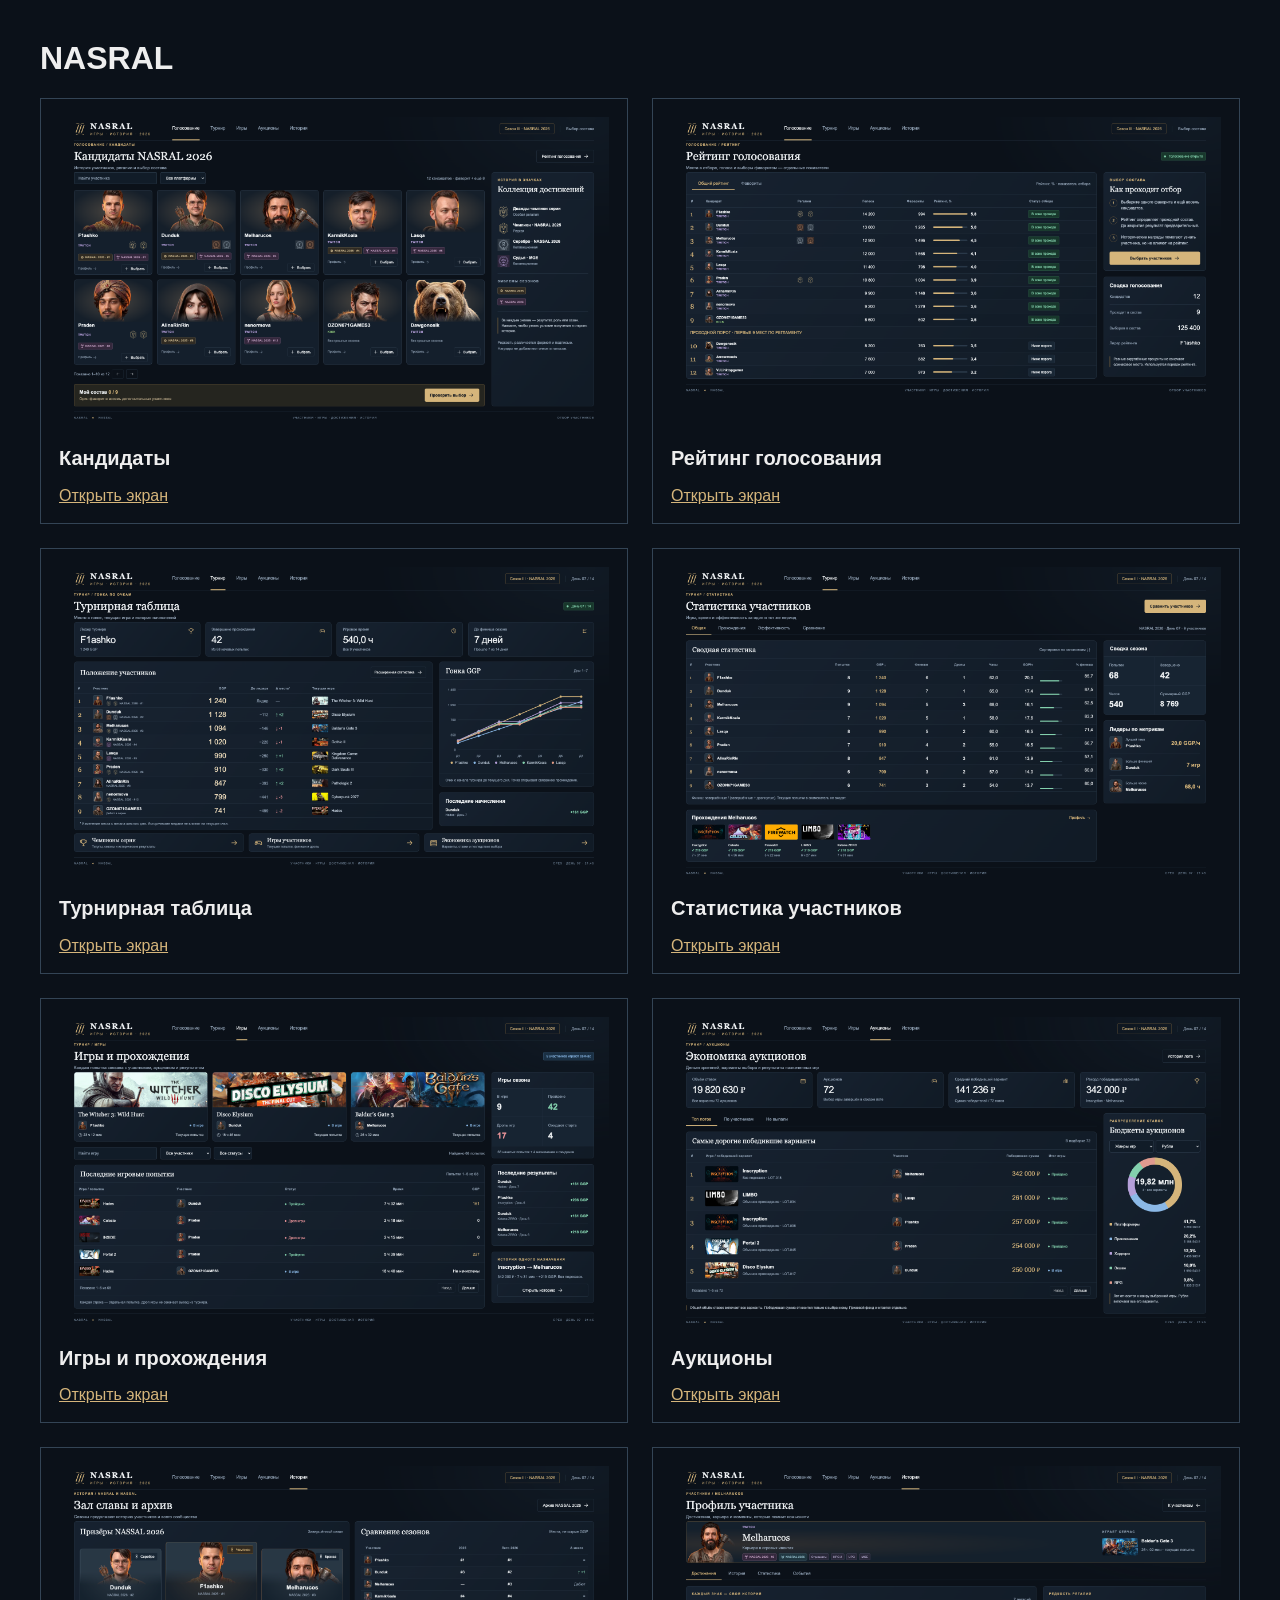
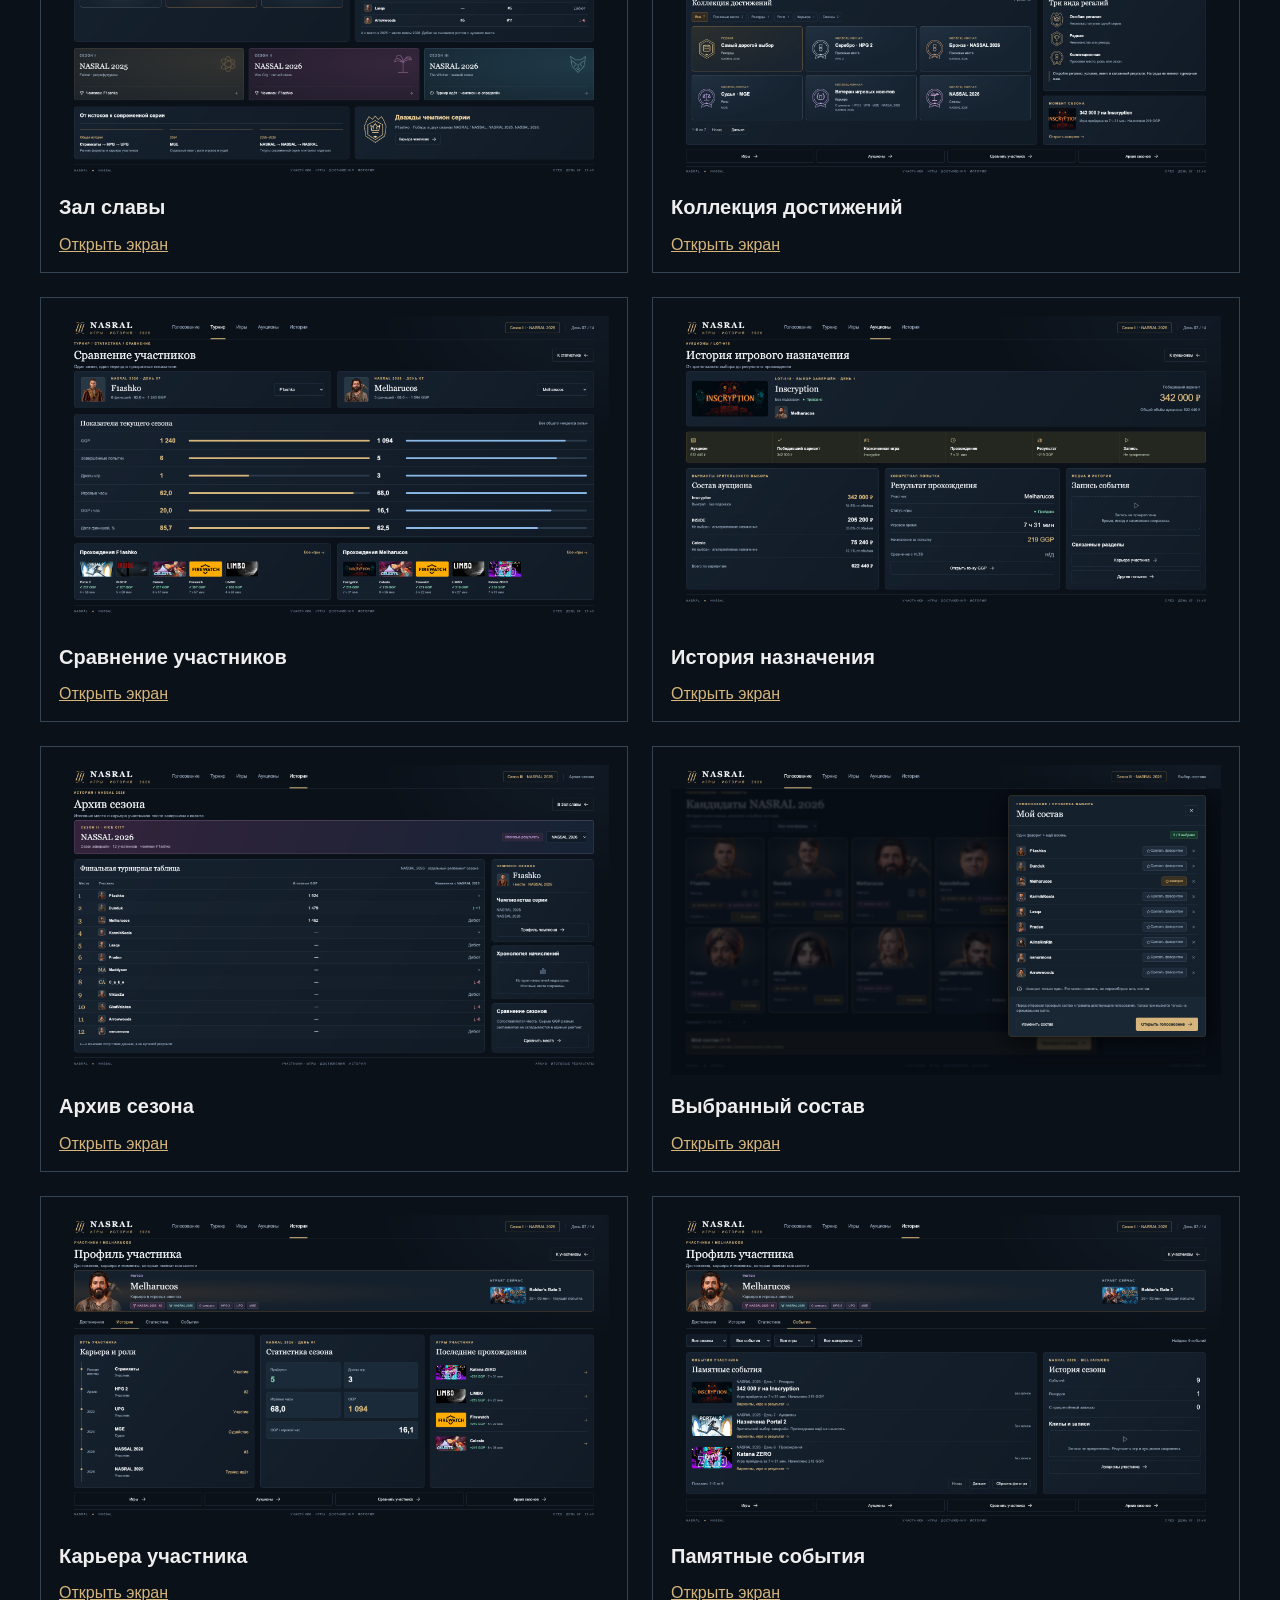
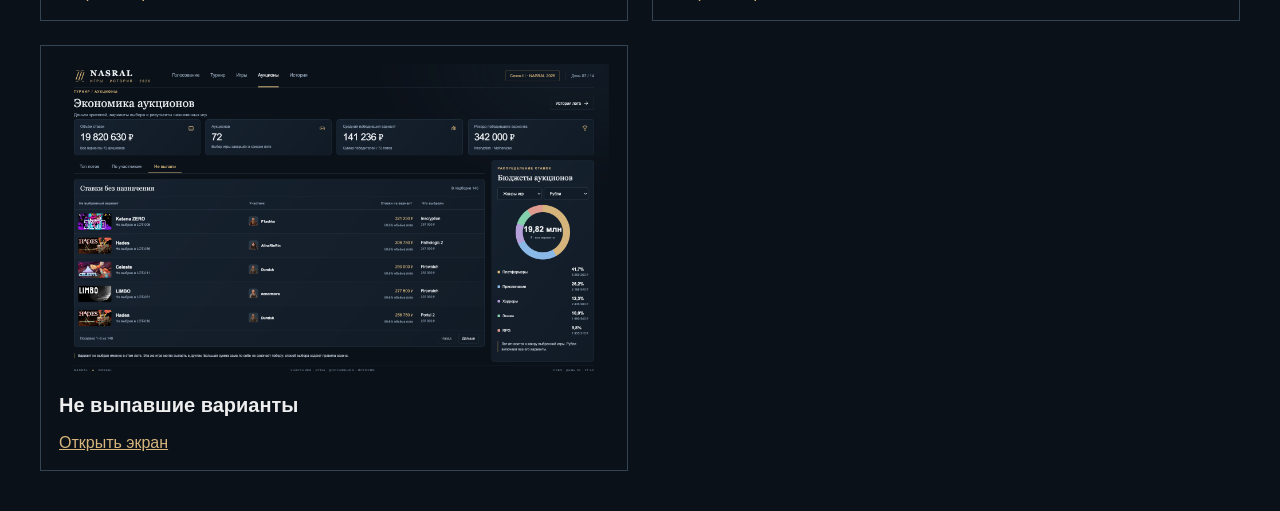
<file: workbench/index.html>
<!doctype html><html lang="ru"><meta charset="utf-8"><meta name="viewport" content="width=device-width,initial-scale=1"><title>NASRAL — экраны</title><style>body{background:#0b1119;color:#eee;font:16px Arial;margin:40px}main{display:grid;grid-template-columns:1fr 1fr;gap:24px}article{border:1px solid #345;padding:18px}img{width:100%}a{color:#d5b57b}h2{font-size:20px}</style><h1>NASRAL</h1><main><article><a href="../renders/01_candidates.png"><img src="../renders/01_candidates.png" alt="Кандидаты"></a><h2>Кандидаты</h2><a href="src/index.html?page=candidates">Открыть экран</a></article><article><a href="../renders/02_voting.png"><img src="../renders/02_voting.png" alt="Рейтинг голосования"></a><h2>Рейтинг голосования</h2><a href="src/index.html?page=voting">Открыть экран</a></article><article><a href="../renders/03_standings.png"><img src="../renders/03_standings.png" alt="Турнирная таблица"></a><h2>Турнирная таблица</h2><a href="src/index.html?page=standings">Открыть экран</a></article><article><a href="../renders/04_statistics.png"><img src="../renders/04_statistics.png" alt="Статистика участников"></a><h2>Статистика участников</h2><a href="src/index.html?page=statistics">Открыть экран</a></article><article><a href="../renders/05_games.png"><img src="../renders/05_games.png" alt="Игры и прохождения"></a><h2>Игры и прохождения</h2><a href="src/index.html?page=games">Открыть экран</a></article><article><a href="../renders/06_auctions.png"><img src="../renders/06_auctions.png" alt="Аукционы"></a><h2>Аукционы</h2><a href="src/index.html?page=auctions">Открыть экран</a></article><article><a href="../renders/07_hall_of_fame.png"><img src="../renders/07_hall_of_fame.png" alt="Зал славы"></a><h2>Зал славы</h2><a href="src/index.html?page=hall">Открыть экран</a></article><article><a href="../renders/08_participant_profile.png"><img src="../renders/08_participant_profile.png" alt="Коллекция достижений"></a><h2>Коллекция достижений</h2><a href="src/index.html?page=profile&player=mel&tab=awards">Открыть экран</a></article><article><a href="../renders/09_comparison.png"><img src="../renders/09_comparison.png" alt="Сравнение участников"></a><h2>Сравнение участников</h2><a href="src/index.html?page=comparison">Открыть экран</a></article><article><a href="../renders/10_auction_to_result.png"><img src="../renders/10_auction_to_result.png" alt="История назначения"></a><h2>История назначения</h2><a href="src/index.html?page=lot">Открыть экран</a></article><article><a href="../renders/11_season_archive.png"><img src="../renders/11_season_archive.png" alt="Архив сезона"></a><h2>Архив сезона</h2><a href="src/index.html?page=season">Открыть экран</a></article><article><a href="../renders/12_vote_selection.png"><img src="../renders/12_vote_selection.png" alt="Выбранный состав"></a><h2>Выбранный состав</h2><a href="src/index.html?page=selection&example=full">Открыть экран</a></article><article><a href="../renders/13_participant_career.png"><img src="../renders/13_participant_career.png" alt="Карьера участника"></a><h2>Карьера участника</h2><a href="src/index.html?page=profile&player=mel&tab=history">Открыть экран</a></article><article><a href="../renders/14_memorable_events.png"><img src="../renders/14_memorable_events.png" alt="Памятные события"></a><h2>Памятные события</h2><a href="src/index.html?page=profile&player=mel&tab=events">Открыть экран</a></article><article><a href="../renders/15_unselected_options.png"><img src="../renders/15_unselected_options.png" alt="Не выпавшие варианты"></a><h2>Не выпавшие варианты</h2><a href="src/index.html?page=auctions&auctionTab=unselected">Открыть экран</a></article></main></html>
</file>
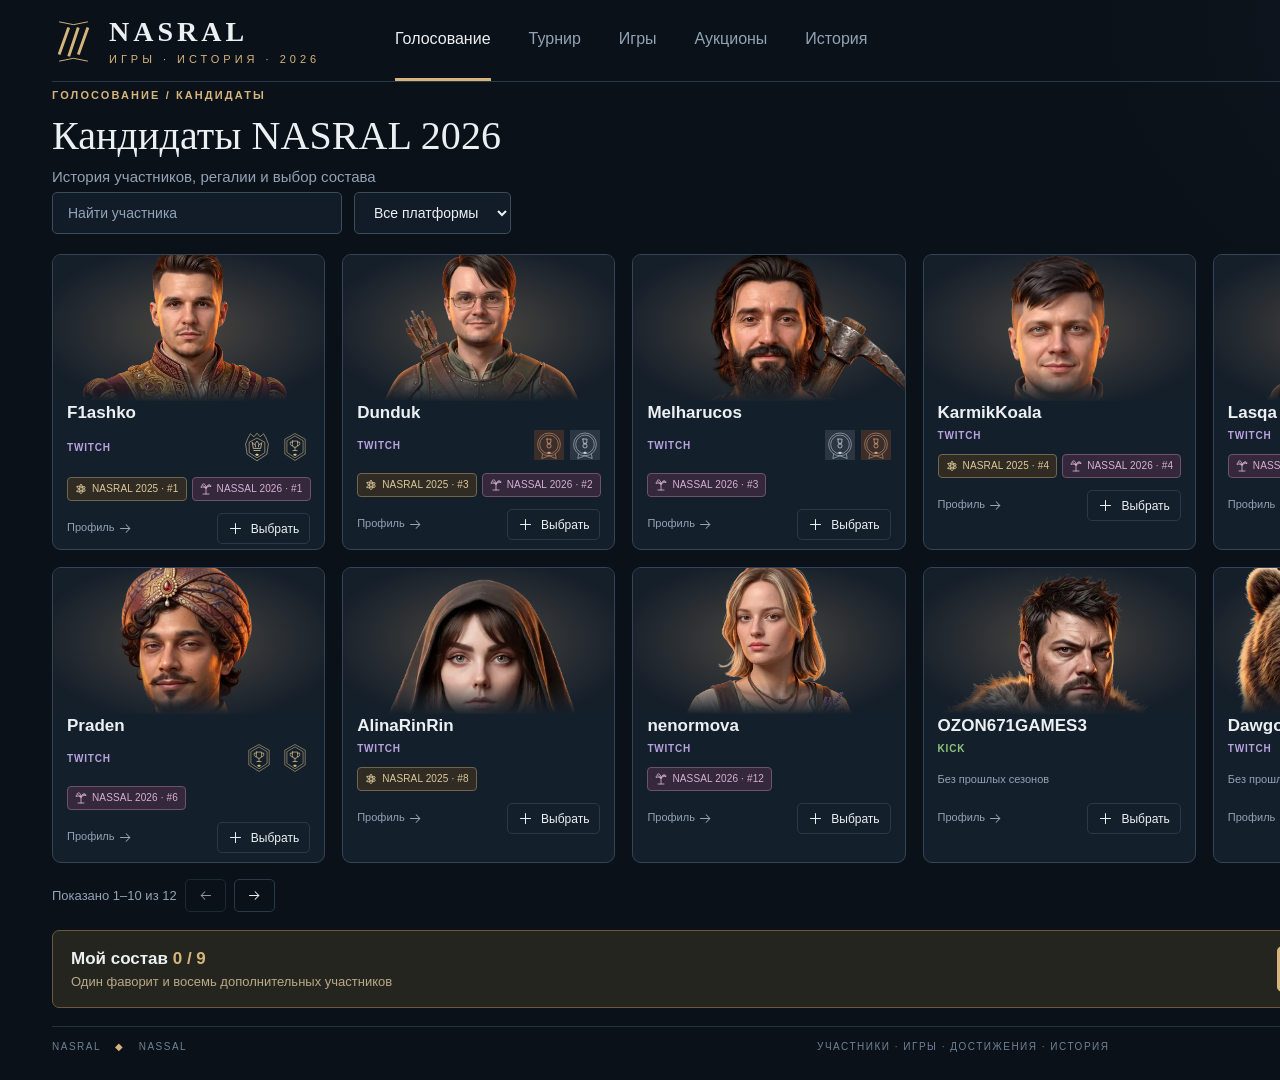
<file: workbench/src/index.html>
<!doctype html>
<html lang="ru">
<head>
  <meta charset="utf-8">
  <meta name="viewport" content="width=device-width, initial-scale=1">
  <title>NASRAL — история, статистика и достижения</title>
  <link rel="stylesheet" href="ui.css">
</head>
<body>
  <div id="app"></div>
  <script src="data.js"></script>
  <script src="app.js"></script>
</body>
</html>
</file>
<file: workbench/src/ui.css>
:root{--bg:#0b1119;--panel:#121c28;--raised:#192634;--line:#2a3949;--text:#edf0f2;--muted:#92a3b6;--gold:#d5b57b;--gold-bg:#332b20;--green:#83d0ad;--red:#ee969b;--orange:#edc07a;--blue:#8bb9e7;--violet:#b5a0d9}
*{box-sizing:border-box}body{margin:0;background:var(--bg);color:var(--text);font:17px Arial,sans-serif}button,input,select{font:inherit}button,a,select{ -webkit-tap-highlight-color:transparent}button,a{color:inherit}button{cursor:pointer}button:disabled{cursor:default;opacity:.6}a{text-decoration:none}button:focus-visible,a:focus-visible,input:focus-visible,select:focus-visible{outline:3px solid var(--gold);outline-offset:4px}button{border:0}button,a,input,select{transition:background .12s,border-color .12s}button:hover:not(:disabled),a:hover{filter:brightness(1.15)}.app{position:relative;width:1920px;min-height:1080px;padding:0 52px 24px;background:radial-gradient(1000px 600px at 95% 0,#23354744,transparent 75%),var(--bg)}
.topbar{height:90px;display:flex;align-items:center;gap:48px;border-bottom:1px solid var(--line)}.brand{display:flex;align-items:center;gap:14px;min-width:295px}.brand-mark{width:43px;height:48px;color:var(--gold)}.brand-title{font:700 28px Georgia,serif;letter-spacing:4px}.brand-sub{font-size:11px;color:var(--gold);letter-spacing:4px;margin-top:5px}.nav{height:100%;display:flex;align-items:center;gap:38px}.nav a{display:flex;align-items:center;height:100%;border-bottom:3px solid transparent;color:var(--muted);font-size:16px}.nav a.active{color:var(--text);border-color:var(--gold)}.top-end{margin-left:auto;display:flex;align-items:center;gap:20px;color:var(--muted);font-size:14px}.top-season{padding:10px 15px;border:1px solid #655338;color:var(--gold);border-radius:5px}.top-separator{height:22px;width:1px;background:var(--line)}
.page-head{height:120px;display:flex;justify-content:space-between;align-items:center}.eyebrow{font-size:11px;text-transform:uppercase;letter-spacing:2.1px;font-weight:700;color:var(--gold);margin-bottom:11px}h1{font:400 40px Georgia,serif;letter-spacing:.1px;margin:0}h2{font:400 27px Georgia,serif;margin:0}h3{font-size:18px;font-weight:600;margin:0}.subtitle{color:var(--muted);font-size:15px;margin-top:9px}.head-tools{display:flex;gap:14px;align-items:center}.small{font-size:13px}.tiny{font-size:11px}.muted{color:var(--muted)}.gold{color:var(--gold)}.positive{color:var(--green)}.negative{color:var(--red)}.mono,.number{font-variant-numeric:tabular-nums}.number{white-space:nowrap}.big-number{font:500 38px Arial,sans-serif;font-variant-numeric:tabular-nums;letter-spacing:-1px}.row{display:flex;align-items:center;gap:12px}.spread{display:flex;justify-content:space-between;align-items:center;gap:16px}.stack{display:flex;flex-direction:column;gap:20px}.grid{display:grid;gap:20px}.columns{display:grid;grid-template-columns:minmax(0,1fr) 358px;gap:24px}.columns.wide-side{grid-template-columns:minmax(0,1fr) 540px}.panel{background:linear-gradient(130deg,#172230,#111b26);border:1px solid var(--line);border-radius:10px;overflow:hidden}.panel-inner{padding:24px}.panel-heading{display:flex;align-items:center;justify-content:space-between;gap:18px;padding:22px 24px;border-bottom:1px solid var(--line)}.panel-heading h2{font-size:24px}.panel-heading h3{font-size:18px}.panel-heading .small{font-size:13px}.section-label{font-size:11px;text-transform:uppercase;letter-spacing:1.8px;color:var(--muted);font-weight:bold}.section-rule{height:1px;background:var(--line);margin:21px 0}
.btn{display:inline-flex;align-items:center;justify-content:center;gap:8px;padding:12px 17px;border-radius:5px;border:1px solid #45566a;background:#1a2736;color:var(--text);font-size:14px;min-height:43px;white-space:nowrap}.btn.primary{background:var(--gold);border-color:var(--gold);color:#161b22;font-weight:bold}.btn.quiet{border-color:var(--line);background:transparent}.btn.small{padding:8px 12px;font-size:12px;min-height:33px}.btn.full{width:100%}.btn.selected{background:#413720;border-color:var(--gold);color:#f1d49b}.tabs{display:flex;gap:4px;border-bottom:1px solid var(--line);margin-bottom:20px}.tabs a,.tabs button{background:transparent;color:var(--muted);padding:14px 20px 15px;border-bottom:2px solid transparent;font-size:15px}.tabs .active{color:var(--gold);border-bottom-color:var(--gold)}.toolbar{display:flex;align-items:center;gap:12px;margin-bottom:20px}.input,.select{border:1px solid #3b4c5f;border-radius:5px;background:#111c28;color:var(--text);padding:11px 15px;font-size:14px;min-height:42px}.input{width:290px}.input::placeholder{color:var(--muted)}.toolbar-end{margin-left:auto;color:var(--muted);font-size:13px}.pill{display:inline-flex;align-items:center;gap:6px;padding:6px 10px;border:1px solid var(--line);border-radius:4px;font-size:12px;white-space:nowrap;background:#192735}.pill.green{background:#18382c;color:var(--green);border-color:#315f4c}.pill.red{background:#3c242a;color:var(--red);border-color:#624047}.pill.orange{background:#3c3224;color:var(--orange);border-color:#695333}.pill.blue{background:#1a3044;color:var(--blue);border-color:#385773}.pill.gold{background:var(--gold-bg);border-color:#6d5734}.pill.violet{background:#30263c;color:var(--violet);border-color:#514460}.live-dot{height:7px;width:7px;border-radius:50%;background:var(--green);display:inline-block;margin-right:4px}.icon{width:20px;height:20px;display:inline-block;flex-shrink:0;vertical-align:middle}.icon.lg{width:27px;height:27px}.icon.sm{width:15px;height:15px}.badge{display:inline-flex;align-items:center;justify-content:center;width:27px;height:27px;border-radius:6px;border:1px solid #5c4e35;color:var(--gold);background:#332b20;flex-shrink:0}.badge.green{color:var(--green);background:#18372a;border-color:#355e4a}.badge.red{color:var(--red);background:#3a252d;border-color:#674149}.badge.orange{color:var(--orange);background:#3a3023;border-color:#685335}.badge.silver{color:#c7d6e3;background:#2c3641;border-color:#59697a}.badge.bronze{color:#e3ac84;background:#3b2d29;border-color:#725344}.badge.violet{color:var(--violet);background:#2d263b;border-color:#55466b}.badge .icon{width:17px;height:17px}.season-chip{font-size:10px;letter-spacing:.15px;border:1px solid #71654e;background:#302b23;color:#dec99c;padding:5px 7px;border-radius:4px;white-space:nowrap;display:inline-flex;gap:5px;align-items:center}.season-chip.neon{color:#d5b1d4;background:#35283d;border-color:#6e516f}.season-chip.legacy{color:#bbb1d5;background:#292839;border-color:#514d68}.season-chip .icon{width:12px;height:12px}.platform{font-size:10px;letter-spacing:.8px;color:#b9a3df;text-transform:uppercase;font-weight:bold}.platform.kick{color:#8dc47a}.avatar{height:44px;width:44px;border-radius:7px;object-fit:cover;object-position:50% 17%;background:#283744;border:1px solid #394958}.player{display:flex;align-items:center;gap:11px;min-width:0}.player strong{font-size:15px;display:block;white-space:nowrap}.player .meta{display:flex;align-items:center;gap:7px;margin-top:5px;font-size:11px;color:var(--muted)}.player .monogram{display:grid;place-items:center;color:var(--gold);font-size:20px}.name-btn{background:none;color:var(--text);padding:0;text-align:left}.badges{display:flex;align-items:center;gap:6px}.award-tooltip{cursor:pointer}
.candidate-grid{display:grid;grid-template-columns:repeat(5,minmax(0,1fr));gap:17px}.candidate{height:328px;border:1px solid #354557;border-radius:9px;background:#141f2c;overflow:hidden;position:relative}.candidate.selected{border-color:var(--gold)}.candidate-picture{display:block;height:178px;background:radial-gradient(ellipse at center,#4b4640,#151f2a 80%);position:relative;overflow:hidden}.candidate-picture img{width:100%;height:100%;object-fit:cover;object-position:50% 13%;mask-image:linear-gradient(#000 78%,transparent)}.candidate-picture .badges{position:absolute;left:12px;top:12px}.candidate-info{padding:2px 14px 14px}.candidate-name{font-size:17px;font-weight:600;white-space:nowrap;display:block;text-overflow:ellipsis;overflow:hidden;margin-bottom:7px}.candidate-name.long{font-size:14px}.candidate-seasons{height:37px;display:flex;align-items:center;gap:5px;margin:6px 0}.candidate-bottom{display:flex;justify-content:space-between;align-items:center}.candidate-bottom .btn{padding:7px 10px;min-height:31px;font-size:12px}.legend-item{display:flex;align-items:flex-start;gap:12px;margin:16px 0}.legend-item .copy strong{font-size:13px;display:block;margin:1px 0 5px}.legend-item .copy p{font-size:12px;line-height:1.45;color:var(--muted);margin:0}.legend-note{border-left:2px solid #75613e;padding:0 0 0 12px;font-size:12px;color:#b9c4cf;line-height:1.55}.selection-strip{margin-top:18px;padding:15px 18px;border:1px solid #6a583b;border-radius:7px;background:#25251f;display:flex;justify-content:space-between;align-items:center}.selection-strip p{margin:5px 0 0;color:#baa988;font-size:13px}.pager{display:flex;gap:8px;align-items:center;color:var(--muted);font-size:13px;margin:16px 0 0}
table{width:100%;border-collapse:collapse;table-layout:auto}th{font-size:11px;color:var(--muted);font-weight:600;letter-spacing:.4px;text-align:left;padding:15px 17px;border-bottom:1px solid var(--line);white-space:nowrap}td{font-size:14px;padding:12px 17px;border-bottom:1px solid #263443;vertical-align:middle}tr:last-child td{border-bottom:0}tbody tr:nth-child(2n){background:#ffffff02}th.right,td.right{text-align:right}td.center,th.center{text-align:center}.table-button{background:none;color:inherit;padding:0;text-align:inherit}.table-button:hover{color:var(--gold)}.rank-cell{font:23px Georgia,serif;color:var(--gold);width:52px}.rating-table td{padding-top:10px;padding-bottom:10px;height:52px}.rating-table .avatar{width:34px;height:34px}.rating-table .player strong{font-size:13px}.rating-table .player .meta{margin-top:2px}.rating-table .badge{height:23px;width:23px}.rating-bar{height:5px;background:#2a3949;border-radius:3px;width:120px}.rating-bar i{height:100%;background:var(--gold);display:block;border-radius:3px}.cutline td{border-top:2px solid var(--gold)}.cut-label{font-size:11px;color:var(--gold);border-top:1px solid #77603a;background:#30291e}.cut-label td{padding:7px 17px}.stat-list{margin:0}.stat-list>div{display:flex;align-items:center;justify-content:space-between;border-bottom:1px solid var(--line);padding:17px 0;gap:12px}.stat-list>div:last-child{border:0}.stat-list dt{font-size:13px;color:var(--muted)}.stat-list dd{font-size:22px;font-variant-numeric:tabular-nums;margin:0}.rule-line{display:flex;gap:13px;font-size:14px;color:#b6c2cf;line-height:1.5;margin:19px 0}.rule-number{height:27px;width:27px;border:1px solid #6f5b3c;border-radius:50%;color:var(--gold);flex-shrink:0;display:grid;place-items:center;font-size:13px}
.kpis{display:grid;grid-template-columns:repeat(4,minmax(0,1fr));gap:18px;margin-bottom:22px}.kpi{padding:20px 24px;min-height:123px}.kpi-label{color:var(--muted);font-size:13px;margin-bottom:10px}.kpi-sub{font-size:12px;color:var(--muted);margin-top:9px}.kpi .icon{color:var(--gold)}.standings-table td{height:67px}.standings-table .player .meta{gap:5px}.standings-table .number.score{font-size:25px;color:#ecdbbb}.standings-table .current-game{font-size:13px;color:#bcc8d5;display:flex;align-items:center;gap:11px;max-width:230px}.game-mini{width:56px;height:29px;object-fit:cover;border-radius:3px}.chart-wrap{padding:20px 18px 12px}.chart{width:100%;height:340px;display:block;overflow:visible}.chart text{font:11px Arial,sans-serif;fill:var(--muted)}.chart-legend{display:flex;flex-wrap:wrap;gap:12px 19px;padding:0 20px 20px;color:#aebcca;font-size:12px}.chart-legend span{display:inline-flex;align-items:center;gap:7px}.chart-legend i{height:8px;width:8px;display:inline-block;border-radius:50%}.chart-note{font-size:12px;color:var(--muted);line-height:1.5;padding:15px 20px;border-top:1px solid var(--line)}.event-row{display:flex;align-items:center;justify-content:space-between;gap:15px;padding:15px 0;border-bottom:1px solid var(--line);font-size:13px}.event-row:last-child{border:0}.event-row small{display:block;color:var(--muted);margin-top:4px}.shortcuts{display:grid;grid-template-columns:repeat(3,1fr);gap:18px;margin-top:21px}.shortcut{padding:19px 22px;display:flex;align-items:center;gap:16px}.shortcut .icon{height:28px;width:28px;color:var(--gold)}.shortcut strong{font:21px Georgia,serif}.shortcut small{display:block;font-size:12px;color:var(--muted);margin-top:5px}
.statistics-table td{height:65px;font-size:15px;padding:11px 13px}.statistics-table th{padding-left:13px;padding-right:13px}.statistics-table .avatar{height:38px;width:38px}.statistics-table .player strong{font-size:13px}.finish-bar{width:78px;height:4px;border-radius:3px;background:#2b3a49;margin-top:7px}.finish-bar i{display:block;height:4px;background:var(--green);border-radius:3px}.aside-kpis{display:grid;grid-template-columns:repeat(2,1fr);gap:1px;background:var(--line)}.aside-kpis>div{background:#172432;padding:21px}.aside-kpis strong{display:block;font-size:30px;margin-top:10px}.metric-leader{display:flex;gap:12px;align-items:center;padding:15px 0;border-bottom:1px solid var(--line)}.metric-leader:last-child{border:0}.metric-leader .leader-score{margin-left:auto;color:var(--gold);font-size:19px}.mini-library{display:flex;gap:11px}.mini-game{width:116px;flex-shrink:0;display:block}.mini-game img{width:116px;height:55px;object-fit:cover;border-radius:5px;border:1px solid var(--line)}.mini-game .title{font-size:11px;white-space:nowrap;overflow:hidden;text-overflow:ellipsis;margin-top:7px}.mini-game .result{font-size:11px;margin-top:5px;color:var(--green)}
.active-games{display:grid;grid-template-columns:repeat(3,1fr);gap:16px;margin-bottom:20px}.active-game{overflow:hidden}.active-cover{width:100%;height:137px;object-fit:cover;display:block}.active-game .game-info{padding:16px}.active-game h3{font:21px Georgia,serif;white-space:nowrap;overflow:hidden;text-overflow:ellipsis;margin-bottom:15px}.active-game .avatar{height:31px;width:31px}.active-game .player strong{font-size:12px}.active-game .elapsed{font-size:12px;color:#b7c3cf;margin-top:15px;display:flex;justify-content:space-between}.games-table td{height:58px}.games-table .game-title{display:flex;align-items:center;gap:12px;font-size:13px}.game-title img{width:72px;height:34px;object-fit:cover;border-radius:4px}.games-table .player strong{font-size:12px}.games-table .avatar{height:30px;width:30px}.game-status{display:inline-flex;align-items:center;gap:7px;font-size:12px;color:var(--muted)}.game-status.finished{color:var(--green)}.game-status.playing{color:var(--blue)}.game-status.dropped{color:var(--red)}.game-status.waiting{color:var(--orange)}.outcome-dot{height:6px;width:6px;border-radius:50%;background:currentColor}.auction-table td{height:92px}.auction-table .bid{font-size:22px;color:var(--gold)}.auction-table .player strong{font-size:12px}.auction-table .avatar{width:33px;height:33px}.auction-table .game-title{display:flex;align-items:center;gap:15px}.auction-table .game-title img{height:56px;width:116px;object-fit:cover;border-radius:5px}.auction-table .game-title b{font-size:16px}.auction-table .game-title small{display:block;margin-top:8px;font-size:12px;color:var(--muted)}.donut{width:230px;height:230px;border-radius:50%;margin:28px auto;display:grid;place-items:center}.donut-hole{width:160px;height:160px;border-radius:50%;background:#14202c;display:flex;align-items:center;justify-content:center;flex-direction:column}.donut-hole b{font-size:28px;font-variant-numeric:tabular-nums}.donut-hole small{color:var(--muted);margin-top:6px;font-size:11px}.donut-item{display:flex;align-items:center;justify-content:space-between;padding:11px 0;font-size:13px;gap:9px}.donut-item .dot{width:9px;height:9px;border-radius:2px;display:inline-block;margin-right:8px}.donut-item strong{font-size:15px}.donut-item small{font-size:11px;color:var(--muted);display:block;margin-top:5px;text-align:right}
.hall-podium{display:grid;grid-template-columns:1fr 1.12fr 1fr;gap:16px;align-items:end}.champion-card{position:relative;height:244px;border:1px solid #495c6a;border-radius:9px;overflow:hidden;display:flex;align-items:center;flex-direction:column;background:radial-gradient(ellipse at 50% 30%,#46515a88,#15222e 85%)}.champion-card.first{height:268px;border-color:#8b7046;background:radial-gradient(ellipse at 50% 25%,#80644466,#18212b 85%)}.champion-card.bronze{border-color:#745b4a}.champion-card img{width:100%;height:157px;object-fit:cover;object-position:center 12%;mask-image:linear-gradient(#000 65%,transparent)}.champion-card.first img{height:178px}.champion-card b{font-size:20px;margin-top:-2px;z-index:1}.champion-card small{font-size:11px;color:var(--muted);margin-top:8px}.champion-card .pill{position:absolute;top:12px;right:12px}.seasons{display:grid;grid-template-columns:repeat(3,1fr);gap:17px}.season-card{height:198px;border:1px solid #5d513b;border-radius:8px;padding:22px;background:radial-gradient(ellipse at 92% 25%,#8c744b30,transparent),#1d242b;position:relative;overflow:hidden}.season-card.neon{border-color:#654e6f;background:radial-gradient(ellipse at 90% 30%,#bf5c9b22,transparent),#211e2d}.season-card.winter{border-color:#426071;background:radial-gradient(ellipse at 90% 30%,#4b94b32e,transparent),#162631}.season-card .season-emblem{position:absolute;right:20px;top:20px;width:70px;height:70px;color:#937a4c;opacity:.45}.season-card.neon .season-emblem{color:#c391c0}.season-card.winter .season-emblem{color:#8bb9c4}.season-card h3{font:27px Georgia,serif;margin-top:19px}.season-card .season-bottom{position:absolute;left:22px;right:22px;bottom:18px;border-top:1px solid #ffffff18;padding-top:13px;font-size:13px;display:flex;align-items:center;gap:7px}.season-card p{font-size:12px;color:var(--muted);margin-top:9px}.history-table td{height:39px;padding-top:8px;padding-bottom:8px;font-size:13px}.history-table .player strong{font-size:12px}.history-table .avatar{height:28px;width:28px}.history-table .rank-cell{font-size:18px}.timeline-horizontal{display:flex;gap:24px;margin-top:17px;padding-top:20px;border-top:1px solid var(--line)}.timeline-horizontal>div{flex:1;border-top:2px solid #6d5c40;padding-top:14px}.timeline-horizontal strong{font-size:13px;display:block;margin-top:8px}.timeline-horizontal small{font-size:11px;color:var(--muted);line-height:1.5;display:block;margin-top:6px}
.profile-hero{height:249px;display:flex;align-items:center;background:radial-gradient(ellipse at 12% 55%,#75533744,transparent 50%),#14202c;border:1px solid #6b5739;border-radius:10px;overflow:hidden;margin-bottom:22px}.hero-portrait{height:249px;width:255px;object-fit:cover;object-position:50% 14%;mask-image:linear-gradient(90deg,#000 70%,transparent)}.profile-identity{padding:25px 30px}.profile-identity h2{font:40px Georgia,serif;margin:10px 0}.profile-identity p{font-size:14px;color:var(--muted);margin:10px 0 17px}.profile-regalia{display:flex;gap:11px;margin:14px 0}.profile-summary{margin-left:auto;display:flex;flex-direction:column;gap:22px;padding:25px 40px;min-width:310px;border-left:1px solid var(--line)}.profile-summary>div{font-size:13px}.profile-summary strong{display:block;color:var(--gold);font-size:18px;margin-bottom:6px}.profile-summary small{color:var(--muted)}.profile-columns{display:grid;grid-template-columns:1.1fr 1fr 1fr;gap:20px}.career-row{display:grid;grid-template-columns:83px minmax(0,1fr) 102px;gap:14px;align-items:center;position:relative;padding:19px 0 19px 19px;border-left:1px solid #7c6643;margin-left:5px}.career-row:before{content:'';height:7px;width:7px;position:absolute;left:-4px;top:26px;border-radius:50%;background:var(--gold)}.career-row .date{color:var(--muted);font-size:12px}.career-row strong{font-size:15px}.career-row small{display:block;color:var(--muted);font-size:12px;margin-top:6px}.career-row .place{color:var(--gold);font-size:14px;text-align:right}.profile-kpis{display:grid;grid-template-columns:repeat(2,1fr);gap:12px}.profile-kpi{background:#1b2a39;border:1px solid var(--line);border-radius:6px;padding:17px}.profile-kpi span{font-size:12px;color:var(--muted)}.profile-kpi strong{display:block;font-size:29px;margin-top:10px}.profile-kpi.wide{grid-column:span 2}.medal-row{display:flex;gap:12px;align-items:center;margin:22px 0}.medal-row .badge{height:40px;width:40px}.medal-row strong{font-size:14px}.medal-row small{display:block;margin-top:7px;color:var(--muted);font-size:12px}.profile-links{display:flex;gap:10px;margin-top:20px}.profile-links .btn{flex:1;font-size:13px}
.comparison-heroes{display:grid;grid-template-columns:1fr 1fr;gap:22px;margin-bottom:22px}.comparison-person{display:flex;align-items:center;gap:20px;padding:19px 23px}.comparison-person .avatar{height:86px;width:86px}.comparison-person h2{font:29px Georgia,serif}.comparison-person p{font-size:13px;color:var(--muted);margin:9px 0}.compare-row{display:grid;grid-template-columns:250px 1fr 1fr;gap:25px;padding:17px 24px;border-bottom:1px solid var(--line);align-items:center}.compare-row .label{color:var(--muted);font-size:14px}.compare-value{display:flex;gap:18px;align-items:center}.compare-value strong{font-size:22px;min-width:83px;font-variant-numeric:tabular-nums}.compare-bar{height:6px;flex:1;background:#2c3b4b;border-radius:3px}.compare-bar i{height:100%;display:block;border-radius:3px;background:var(--gold)}.compare-bar.blue i{background:var(--blue)}
.lot-hero{display:flex;align-items:center;gap:25px;padding:23px}.lot-hero img.cover{width:300px;height:141px;object-fit:cover;border-radius:7px}.lot-hero h2{font:30px Georgia,serif;margin:12px 0}.lot-hero .hero-end{margin-left:auto;text-align:right}.lot-chain{display:grid;grid-template-columns:repeat(6,1fr);gap:0;margin:23px 0;border:1px solid #6b593d;border-radius:8px;background:#24271f;overflow:hidden}.chain-node{padding:20px 17px;position:relative;border-right:1px solid #67583b66}.chain-node:last-child{border:0}.chain-node strong{display:block;font-size:14px;margin-top:11px}.chain-node small{display:block;font-size:12px;color:#adbaaa;margin-top:7px}.chain-node .icon{color:var(--gold)}.option-row{display:flex;justify-content:space-between;align-items:center;gap:20px;border-bottom:1px solid var(--line);padding:18px 0}.option-row:last-child{border:0}.option-row .game-title{font-size:14px}.option-row b{font-size:20px;font-variant-numeric:tabular-nums}.option-row small{font-size:12px;color:var(--muted);display:block;margin-top:8px}.empty-state{padding:24px;border:1px dashed #405265;border-radius:7px;text-align:center;color:var(--muted);font-size:13px;line-height:1.6}.empty-state .icon{display:block;margin:0 auto 10px;color:#647b92}.archive-intro{display:flex;align-items:center;justify-content:space-between;gap:25px;padding:22px 26px;border:1px solid #745d82;background:linear-gradient(110deg,#34243c,#162335);border-radius:9px;margin-bottom:22px}.archive-intro h2{font-size:29px}.archive-intro p{font-size:13px;color:#b7aac3;margin:9px 0 0}.archive-table td{height:47px;padding-top:8px;padding-bottom:8px}.archive-table .player strong{font-size:13px}.archive-table .avatar{height:30px;width:30px}
.overlay{position:absolute;inset:90px 0 0;z-index:10;background:#060b13ba;backdrop-filter:blur(3px);display:flex;justify-content:flex-end;padding:24px 52px 28px}.drawer{width:690px;border:1px solid #75603e;background:#14202c;border-radius:10px;box-shadow:0 20px 90px #000b;overflow:hidden;align-self:flex-start}.drawer .panel-heading{padding:23px 27px}.drawer .drawer-body{padding:22px 27px}.drawer h2{font:31px Georgia,serif}.selection-person{display:flex;gap:13px;align-items:center;padding:10px 0;border-bottom:1px solid var(--line);min-height:53px}.selection-person .avatar{width:33px;height:33px}.selection-person strong{font-size:14px}.selection-person .actions{margin-left:auto;display:flex;gap:9px;align-items:center}.favorite-btn{border:1px solid #495568;border-radius:5px;color:#94a4b5;background:#1c2a39;padding:7px 11px;font-size:12px}.favorite-btn.active{background:#3b3120;color:var(--gold);border-color:#7a633e}.remove-btn{color:var(--muted);background:transparent;padding:8px}.drawer-foot{padding:22px 27px;border-top:1px solid var(--line);background:#192734}.drawer-foot p{font-size:12px;color:var(--muted);line-height:1.5;margin:0 0 15px}.modal{position:absolute;left:50%;top:250px;transform:translateX(-50%);width:530px;background:#192634;padding:30px;border:1px solid #836b43;border-radius:10px;box-shadow:0 0 0 2000px #080d16bd;z-index:20}.modal h2{margin:12px 0 20px}.modal p{font-size:15px;line-height:1.65;color:#bec9d4}.modal .btn{margin-top:15px}.footer{display:flex;justify-content:space-between;align-items:center;color:#6f8296;font-size:10px;letter-spacing:1.5px;text-transform:uppercase;margin-top:22px;padding-top:16px;border-top:1px solid #253341}.footer .dot{color:var(--gold);margin:0 10px}.clamp-name{white-space:nowrap;overflow:hidden;text-overflow:ellipsis}.compact-table td{height:51px}.full-width{width:100%}.hidden{display:none!important}
@media(max-width:1300px){body{overflow:auto}.app{transform-origin:top left}.btn:hover{filter:none}}
/* Presentation density: a complete interface, not a cropped long webpage. */
.topbar{height:82px}.page-head{height:110px}.panel-inner{padding:20px}.panel-heading{padding:17px 21px}.kpis{margin-bottom:18px}.kpi{min-height:112px;padding:17px 21px}.big-number{font-size:34px}.kpi-sub{margin-top:7px}.candidate{height:296px}.candidate-picture{height:146px}.candidate-info{padding-top:2px}.legend-item{margin:13px 0}.legend-item .copy p{line-height:1.4}.legend-panel .section-rule{margin:17px 0}.rating-table td{height:45px;padding:7px 14px}.rating-table .avatar{height:28px;width:28px}.rating-table .player strong{font-size:12px}.rating-table .player .meta{font-size:10px}.rating-table .badge{height:21px;width:21px}.standings-table td{height:57px;padding:8px 13px}.standings-table .avatar{height:36px;width:36px}.standings-table .badge{height:20px;width:20px}.standings-table .meta{font-size:10px;margin-top:4px}.standings-table .player strong{font-size:14px}.standings-table .score{font-size:23px}.standings-table th{padding:13px}.shortcuts{margin-top:17px}.shortcut{padding:14px 18px}.shortcut strong{font-size:19px}.shortcut small{font-size:11px}.chart-wrap{padding-top:13px}.event-row{padding:12px 0}.chart-note{padding-top:12px;padding-bottom:12px}.statistics-table td{height:58px;padding:9px 12px}.statistics-table .avatar{height:33px;width:33px}.aside-kpis>div{padding:18px}.metric-leader{padding:13px 0}.active-cover{height:122px}.active-game .game-info{padding:14px}.active-game h3{font-size:20px;margin-bottom:12px}.active-game .elapsed{margin-top:11px}.auction-table td{height:84px;padding:11px 14px}.donut{height:210px;width:210px;margin:22px auto}.donut-hole{height:150px;width:150px}.donut-item{padding:9px 0}.champion-card{height:225px}.champion-card.first{height:249px}.champion-card img{height:145px}.champion-card.first img{height:165px}.season-card{height:182px;padding:19px}.season-card h3{font-size:26px;margin-top:16px}.season-card .season-bottom{left:19px;right:19px;bottom:16px}.profile-hero{height:210px;margin-bottom:16px}.hero-portrait{height:210px;width:225px}.profile-identity{padding:20px 26px}.profile-identity h2{font-size:36px}.profile-summary{gap:17px;padding:20px 35px}.profile-summary strong{font-size:16px}.tabs a,.tabs button{padding-top:12px;padding-bottom:13px}.career-row{padding-top:15px;padding-bottom:15px}.career-row:before{top:22px}.profile-kpi{padding:14px}.profile-kpi strong{font-size:27px}.profile-links{margin-top:16px}.lot-chain{margin:20px 0}.chain-node{padding:17px 15px}.lot-hero{padding:20px}.lot-hero img.cover{height:124px;width:265px}.option-row{padding:15px 0}.stat-list>div{padding:14px 0}.archive-intro{padding:18px 23px;margin-bottom:18px}.archive-table td{height:43px;padding:6px 14px}.archive-table .avatar{height:27px;width:27px}.overlay{inset-top:82px}.drawer .drawer-body{padding-top:18px;padding-bottom:18px}.selection-person{min-height:49px;padding:8px 0}.drawer-foot{padding:19px 27px}.footer{margin-top:18px;padding-top:14px}
.portrait-monogram{display:flex;align-items:center;justify-content:center;height:100%;width:100%;background:radial-gradient(ellipse at 50% 30%,#39485766,transparent 80%),#15222f;color:#cdb487;font:46px Georgia,serif;letter-spacing:4px}.avatar.portrait-monogram{font:17px Georgia,serif;letter-spacing:0;flex-shrink:0}.hero-portrait.portrait-monogram{font-size:70px;letter-spacing:4px;flex-shrink:0}.candidate-picture .portrait-monogram{font-size:56px}
.page-statistics .statistics-table td{height:51px;padding:6px 12px}.page-hall .history-table td{height:35px;padding:5px 10px}.page-hall .champion-card{height:205px}.page-hall .champion-card.first{height:229px}.page-hall .champion-card img{height:125px}.page-hall .champion-card.first img{height:145px}.page-lot .stat-list>div{padding:12px 0}.page-lot .empty-state{padding:18px}.page-season aside.stack{gap:14px}.page-season aside .panel-inner{padding:17px}.page-season aside .section-rule{margin:14px 0}.page-season .empty-state{padding:16px;font-size:12px}.overlay{top:82px}
.profile-now{margin-left:auto;padding:25px 34px;min-width:430px;max-width:530px}.profile-current-cover{width:125px;height:60px;object-fit:cover;border-radius:5px}.profile-now b{font-size:15px}.profile-game{display:flex;align-items:center;gap:14px;padding:16px 0;border-bottom:1px solid var(--line)}.profile-game:last-child{border:0}.profile-game .game-mini{width:105px;height:50px}.profile-game b{font-size:14px}.profile-game p{font-size:11px;color:var(--muted);margin:8px 0 0}.profile-game>.icon{margin-left:auto;color:var(--gold)}
/* One award, from a compact badge to a collectible in the profile. */
.award-art{width:82px;height:82px;color:var(--gold);flex-shrink:0;filter:drop-shadow(0 3px 8px #0005)}
.award-art.signature{color:#efd39c}.award-art.rare{color:#d8be86}.award-art.silver{color:#c7d6e3}.award-art.bronze{color:#d9a47d}.award-art.violet{color:#bba5df}.award-art.nassal-2026{color:#d6a8dc}
.achievement-badge{background:none;border:0;border-radius:0;width:30px;height:30px;padding:0}.achievement-badge .award-art{width:30px;height:30px;filter:none}.achievement-badge.signature{width:34px;height:34px}
.standings-table .achievement-badge,.rating-table .achievement-badge{width:24px;height:24px}.standings-table .achievement-badge .award-art,.rating-table .achievement-badge .award-art{width:24px;height:24px}
.season-chip.nassal-2026{color:#d5b1d4;background:#35283d;border-color:#6e516f}.collection-legend .achievement-badge{width:42px;height:42px}.collection-legend .award-art{width:42px;height:42px}.collection-legend .legend-item{gap:12px;margin:15px 0}.collection-legend .copy strong{font-size:14px}.collection-legend .copy p{margin-top:5px}
.signature-showcase .achievement-badge{width:100px;height:116px}.signature-showcase .award-art{width:100px;height:116px}.signature-showcase h3{color:#efd39c;font-size:22px}
.page-profile .profile-hero{height:160px}.page-profile .hero-portrait{height:160px;width:185px;object-fit:cover}.page-profile .profile-identity{padding:17px 24px}.page-profile .profile-identity h2{font-size:32px}.page-profile .profile-identity p{margin:10px 0 14px}.page-profile .profile-identity .row{gap:7px;flex-wrap:wrap}.page-profile .profile-now{padding:20px 28px;min-width:390px}
.collection-layout{display:grid;grid-template-columns:minmax(0,2.15fr) minmax(0,1fr);gap:22px}.collection-layout>.stack{gap:16px}.collection-layout h2{font-size:25px}.collection-filters{display:flex;gap:6px;flex-wrap:wrap;margin:20px 0 16px}.collection-filters button{color:var(--muted);border:1px solid var(--line);border-radius:5px;background:#14202d;padding:8px 10px;font-size:12px}.collection-filters button.active{color:var(--gold);border-color:#8c7147;background:#342b20}.collection-filters button span{opacity:.65;margin-left:4px}
.collection-grid{display:grid;grid-template-columns:repeat(3,minmax(0,1fr));gap:12px}.award-card{display:flex;align-items:center;gap:13px;min-height:174px;padding:17px 13px;border:1px solid #465464;border-radius:8px;background:radial-gradient(ellipse at 0 0,#34465766,transparent 75%),#152230;color:var(--text);text-align:left}.award-card.rare{border-color:#867249;background:radial-gradient(ellipse at 0 0,#6c54263b,transparent 90%),#192430}.award-card.signature{border-color:#bda069;background:radial-gradient(ellipse at 0 0,#8b632b55,transparent 90%),#202932}.award-card .award-art{width:75px;height:92px}.award-copy{display:flex;flex-direction:column;min-width:0}.rarity-label{text-transform:uppercase;font-size:9px;letter-spacing:1.2px;color:var(--gold);line-height:1.4}.award-card strong{font-size:16px;line-height:1.3;margin:9px 0}.award-category{font-size:11px;color:#b4c0ce}.award-card small{display:block;font-size:10px;line-height:1.6;color:var(--muted);margin-top:7px}.rarity-guide{margin:18px 0}.rarity-guide>div{display:flex;align-items:center;gap:16px;margin:10px 0}.rarity-guide .award-art{width:56px;height:56px}.rarity-guide b{font-size:14px}.rarity-guide small{display:block;font-size:12px;line-height:1.5;color:var(--muted);margin-top:5px}.moment-preview .game-mini{height:75px;width:95px}.moment-preview h3{font-size:16px}.moment-preview p{font-size:12px;line-height:1.6;color:var(--muted);margin:8px 0 14px}.moment-preview>.small{display:block;margin-top:16px}.collection-layout .pager{margin-bottom:0;padding-bottom:0}
.event-toolbar .select{max-width:240px}.memory-layout{display:grid;grid-template-columns:minmax(0,2.15fr) minmax(0,1fr);gap:22px}.moment-feed{margin-top:16px}.moment-card{position:relative;display:flex;gap:20px;align-items:center;padding:20px 0;border-bottom:1px solid var(--line)}.moment-card:last-child{border-bottom:0}.moment-cover{width:160px;height:86px;object-fit:cover;border-radius:6px}.moment-card h3{font-size:20px;margin:9px 0}.moment-card p{font-size:13px;color:var(--muted);margin:7px 0 10px}.media-label{font-size:11px;color:var(--muted);margin-left:auto;white-space:nowrap}.memory-layout .empty-state{margin:20px 0}.memory-layout .legend-note{font-size:14px;line-height:1.7}
.achievement-modal{width:680px;top:175px}.award-detail{display:flex;gap:23px;align-items:center;margin:20px 0 25px}.award-detail .award-art{height:125px;width:125px}.award-detail h2{margin:0 0 12px}.award-detail p{font-size:13px;margin:0}.modal-links{display:flex;gap:12px;flex-wrap:wrap}.modal-links .btn{font-size:12px}.unselected-table small{display:block;font-size:11px;margin-top:7px}.unselected-table .game-title small{margin-top:4px}
.page-standings .standings-table td{height:54px;padding-top:7px;padding-bottom:7px}
.page-profile .profile-hero{height:145px}.page-profile .hero-portrait{height:145px;width:172px}.page-profile .profile-identity{padding-top:13px;padding-bottom:13px}.page-profile .profile-identity p{margin:8px 0 12px}
.moment-card{padding:10px 0;gap:16px}.moment-card h3{font-size:19px;margin:6px 0}.moment-card p{margin:6px 0 8px}.moment-cover{width:140px;height:74px}.moment-feed{margin-top:10px}
.memory-layout aside .section-rule{margin:14px 0}.memory-layout aside .empty-state{padding:18px;margin:14px 0}.memory-layout aside .stat-list>div{padding:12px 0}
.season-chip.nasral-2026{color:#9fc9d6;background:#203741;border-color:#426370}.award-art.nasral-2026{color:#9fc9d6}
.page-standings .standings-table td{height:52px;padding-top:6px;padding-bottom:6px}.page-standings .shortcuts{margin-top:12px}.page-standings .shortcut{padding-top:12px;padding-bottom:12px}
.award-card{min-height:158px}.memory-layout aside .stat-list>div{padding:10px 0}.memory-layout aside .section-rule{margin:12px 0}.memory-layout aside .empty-state{padding:16px;margin:12px 0}
.page-profile .footer{margin-top:12px;padding-top:10px}
/* Complete lists keep the same compact five-row view on every page. */
.list-pager{display:flex;align-items:center;justify-content:space-between;gap:16px;padding:12px 20px;border-top:1px solid var(--line);font-size:12px;color:var(--muted)}
.profile-stats-layout{display:grid;grid-template-columns:1fr 1.6fr;gap:22px}.profile-stats-layout .profile-game{padding:12px 0}
.page-statistics .statistics-table td{height:45px;padding:5px 12px}
.page-standings .standings-table td{height:46px;padding:4px 13px}.page-standings .standings-table .meta{margin-top:2px}.page-standings .standings-table .achievement-badge,.page-standings .standings-table .award-art{width:18px;height:18px}
.page-auctions .donut{width:190px;height:190px;margin:18px auto}.page-auctions .donut-hole{width:140px;height:140px}.page-auctions .donut-item{padding:7px 0}
.page-statistics .statistics-table td{height:44px}.page-statistics section.stack>section.panel{padding:16px 20px}
.page-auctions .footer{margin-top:12px;padding-top:10px}
</file>
